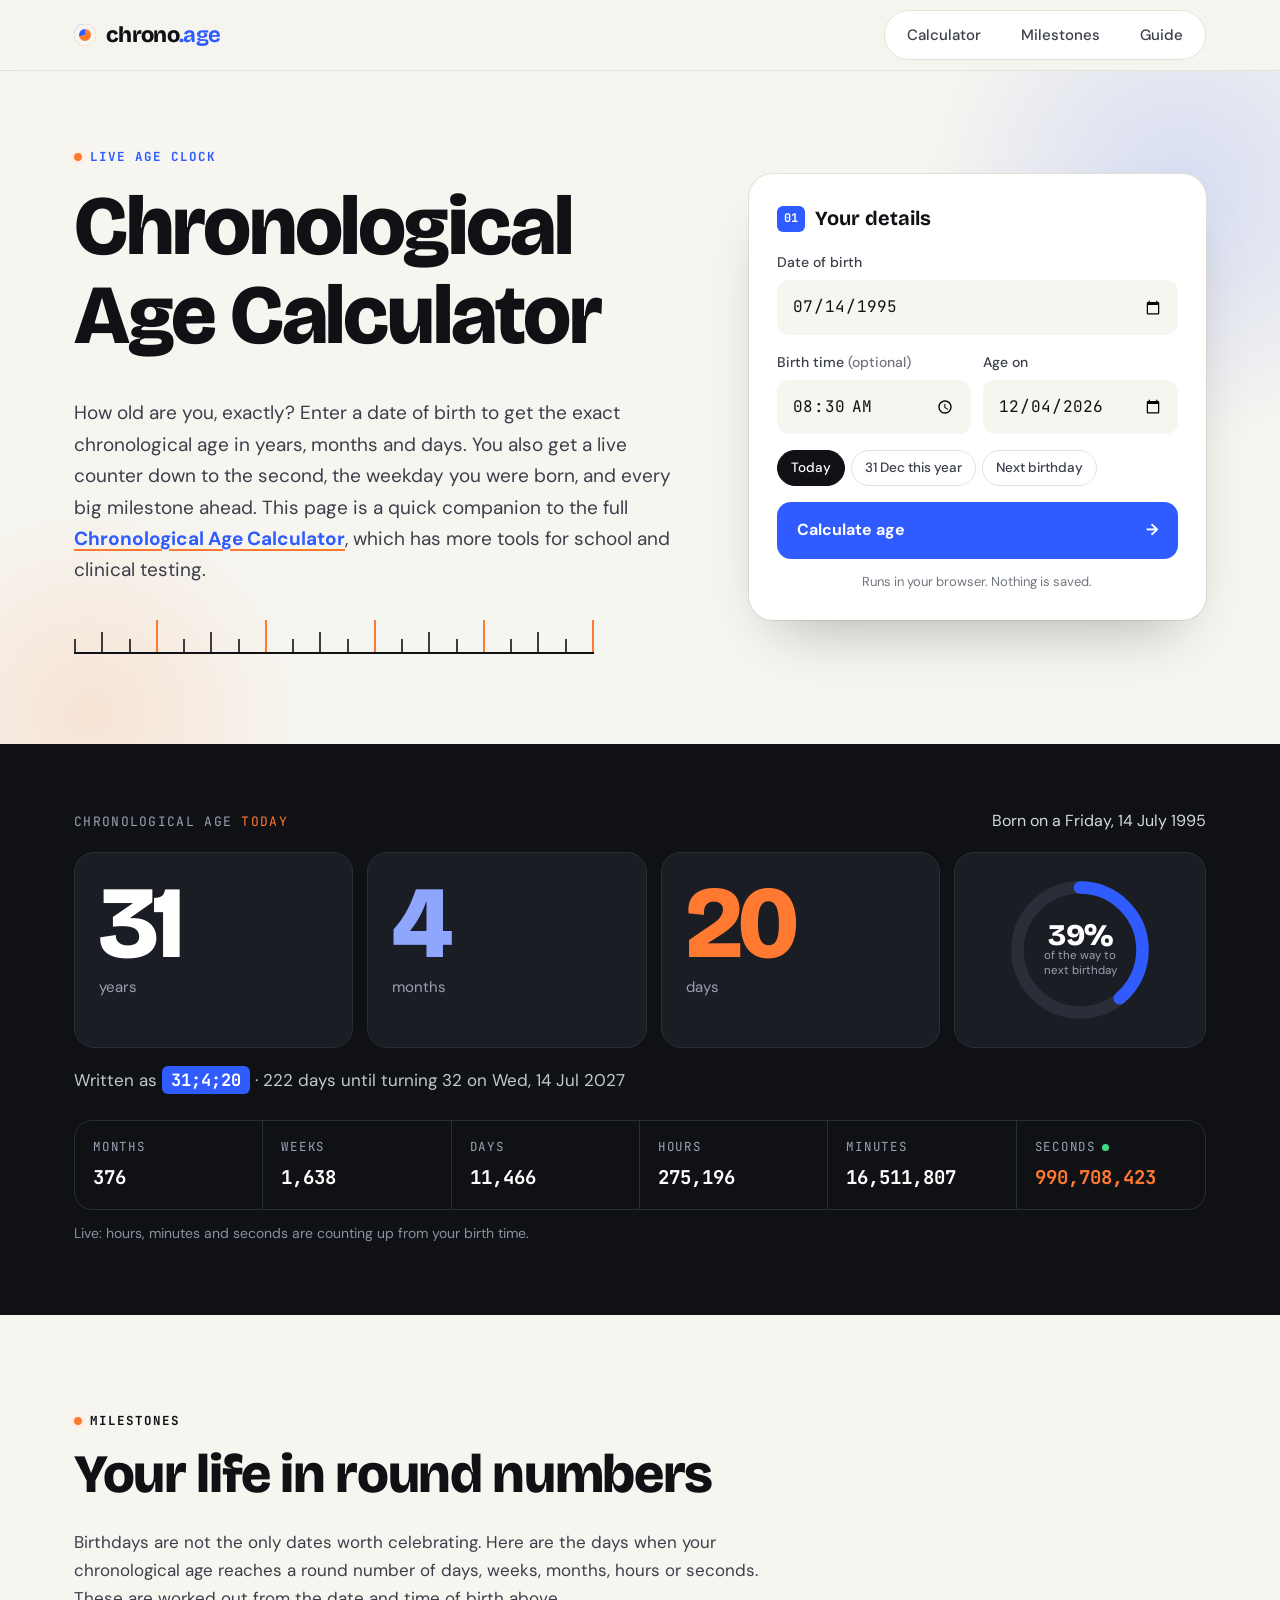
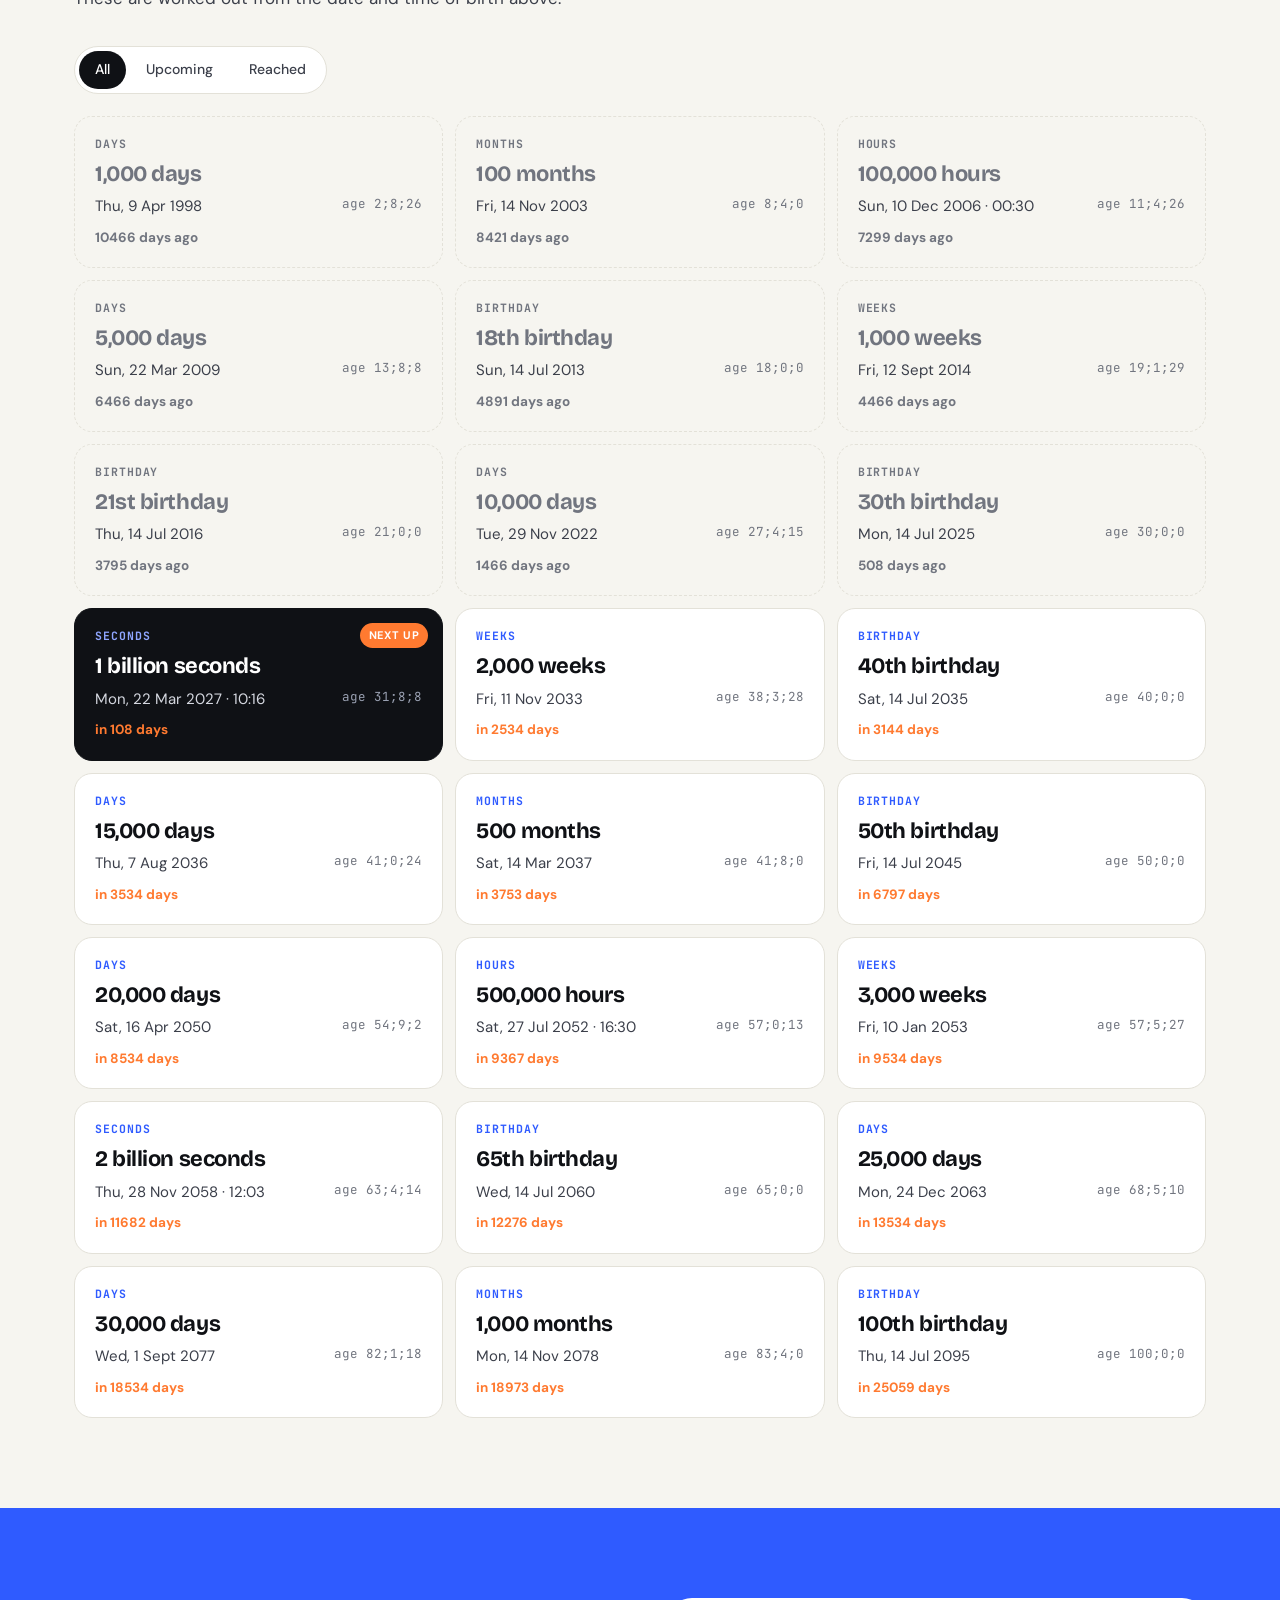
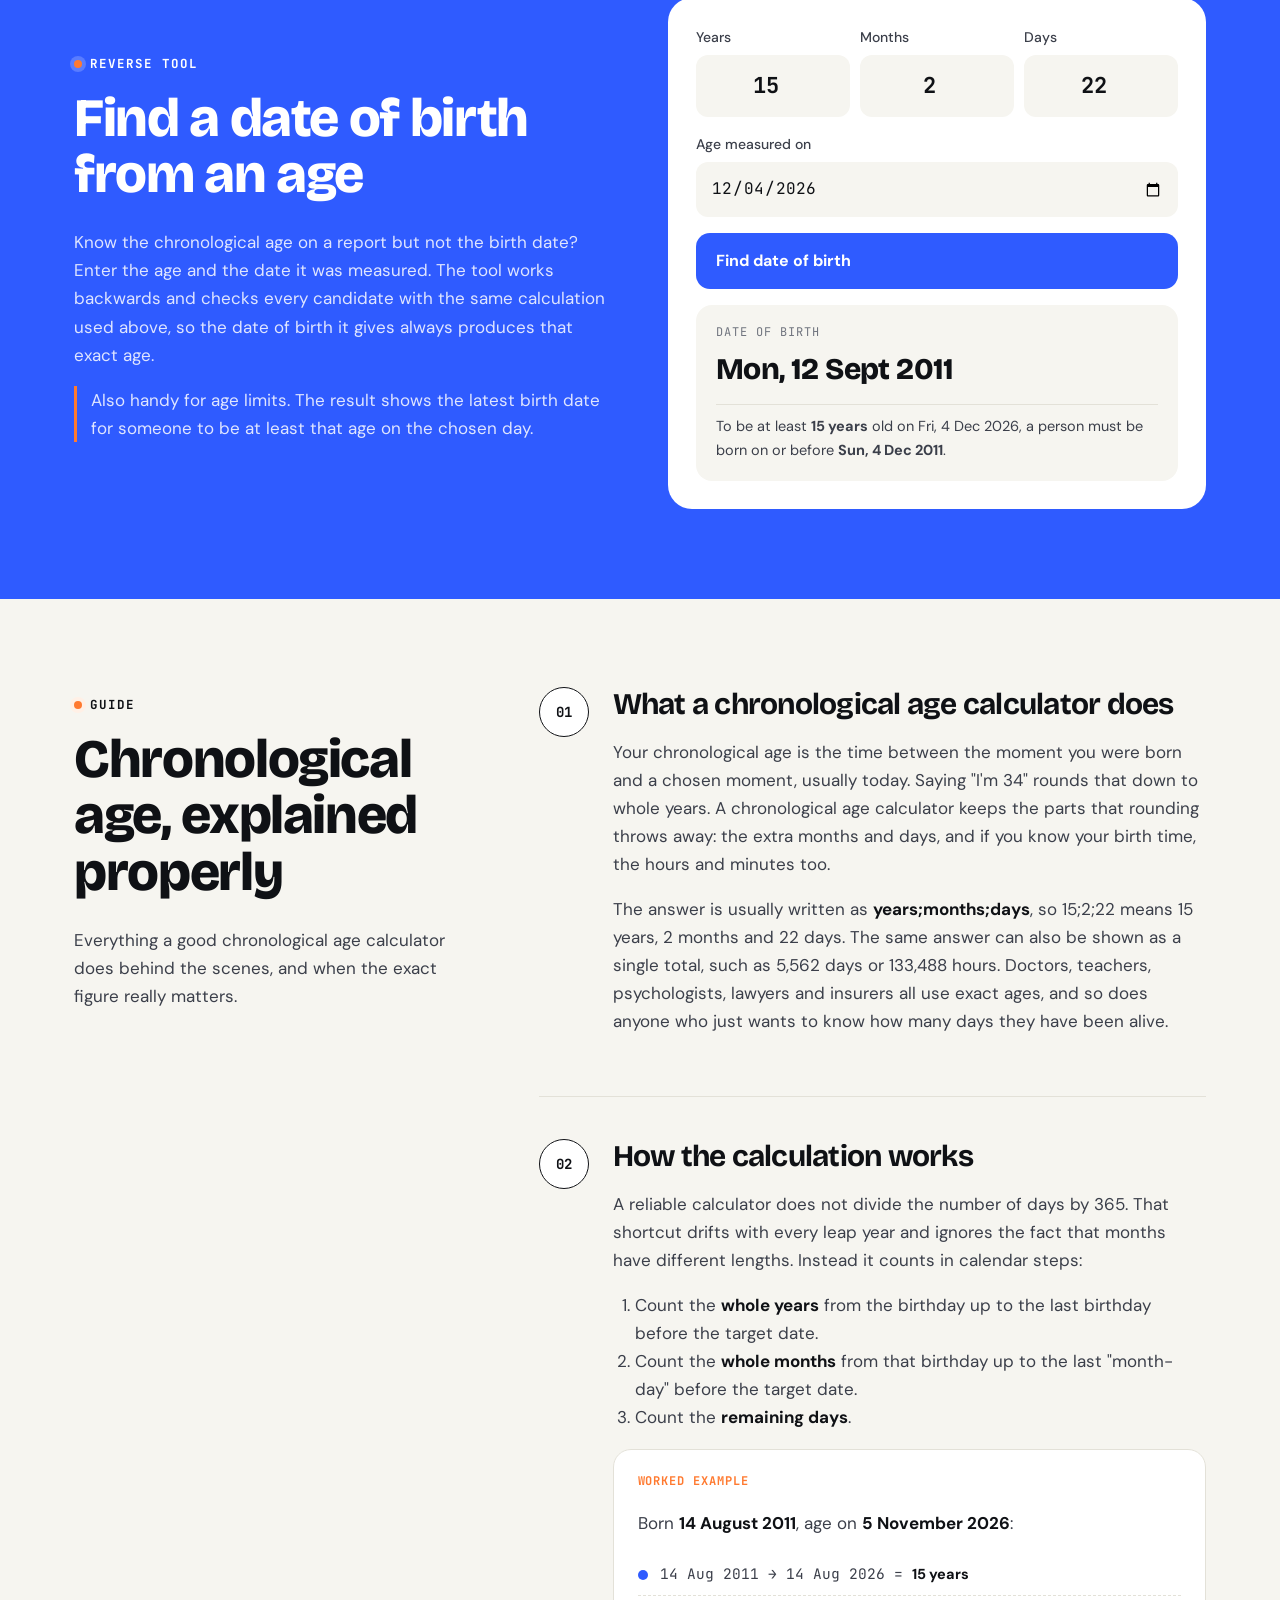
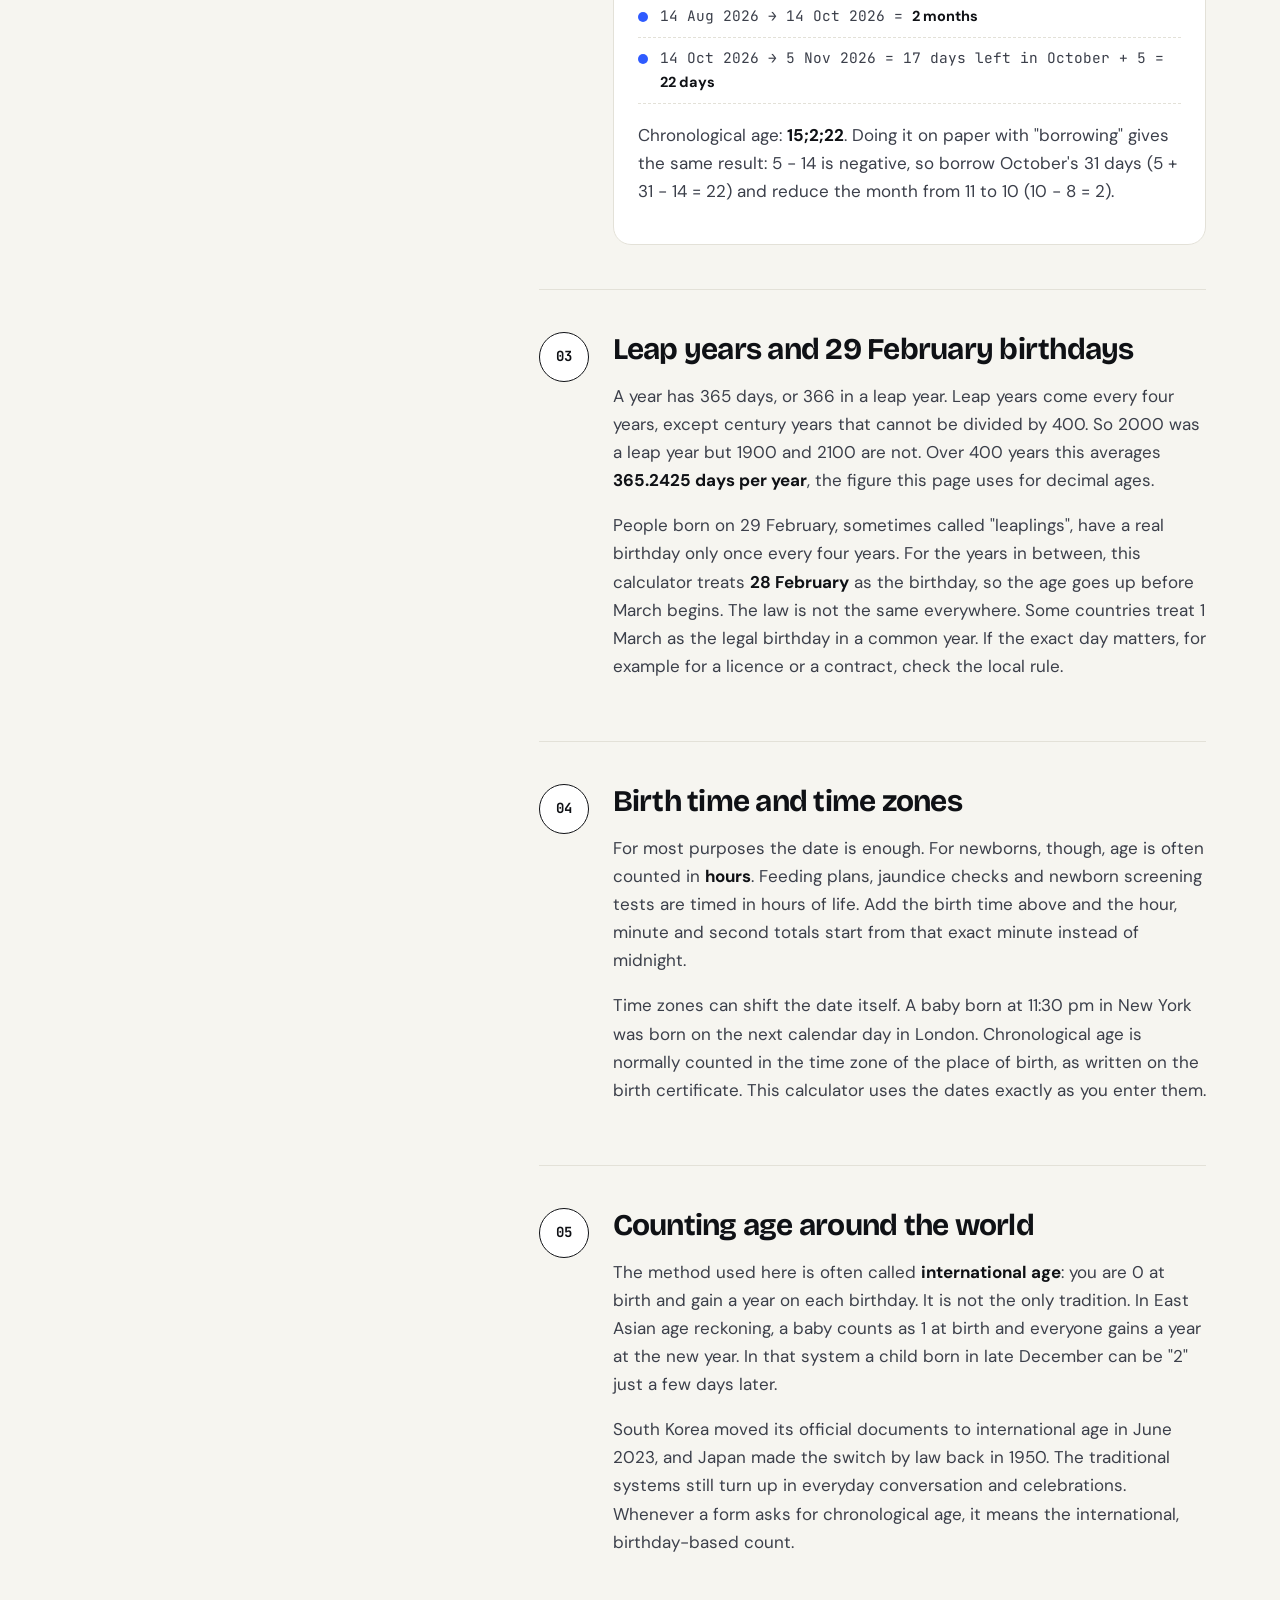
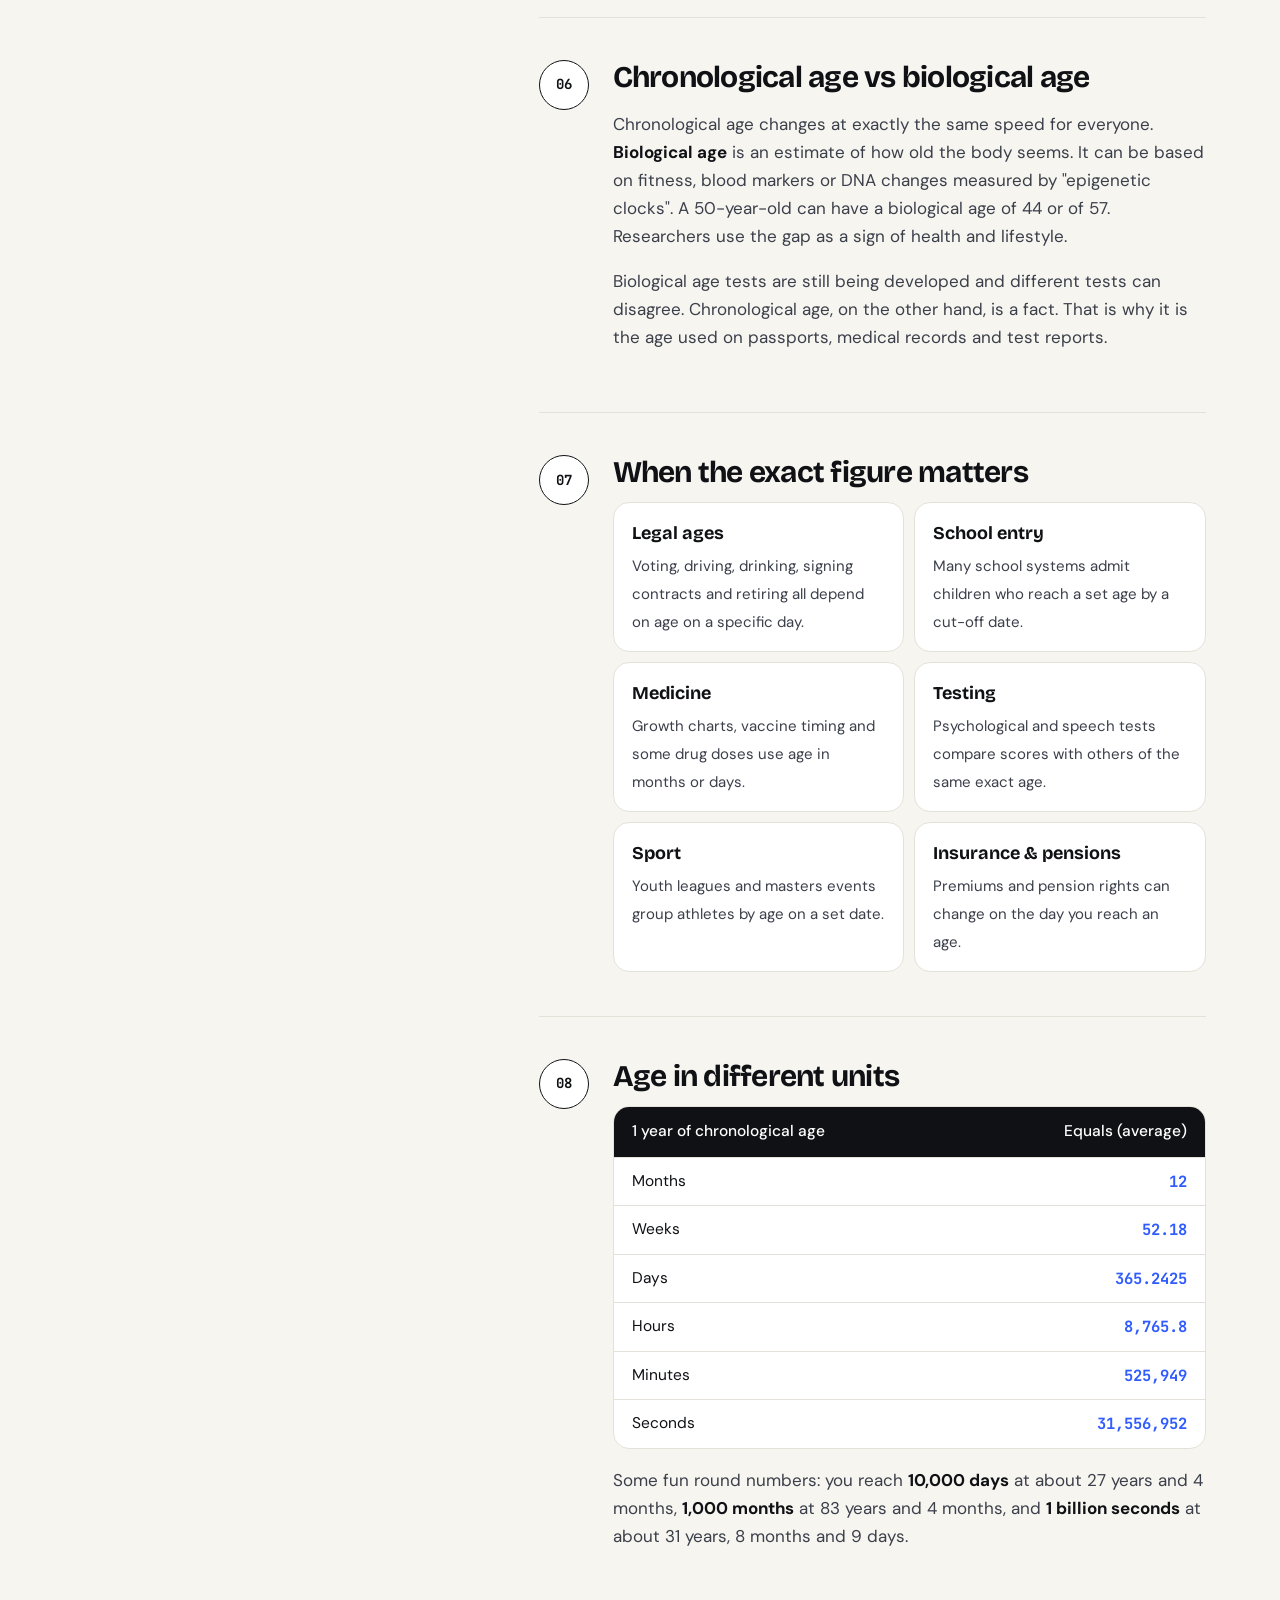
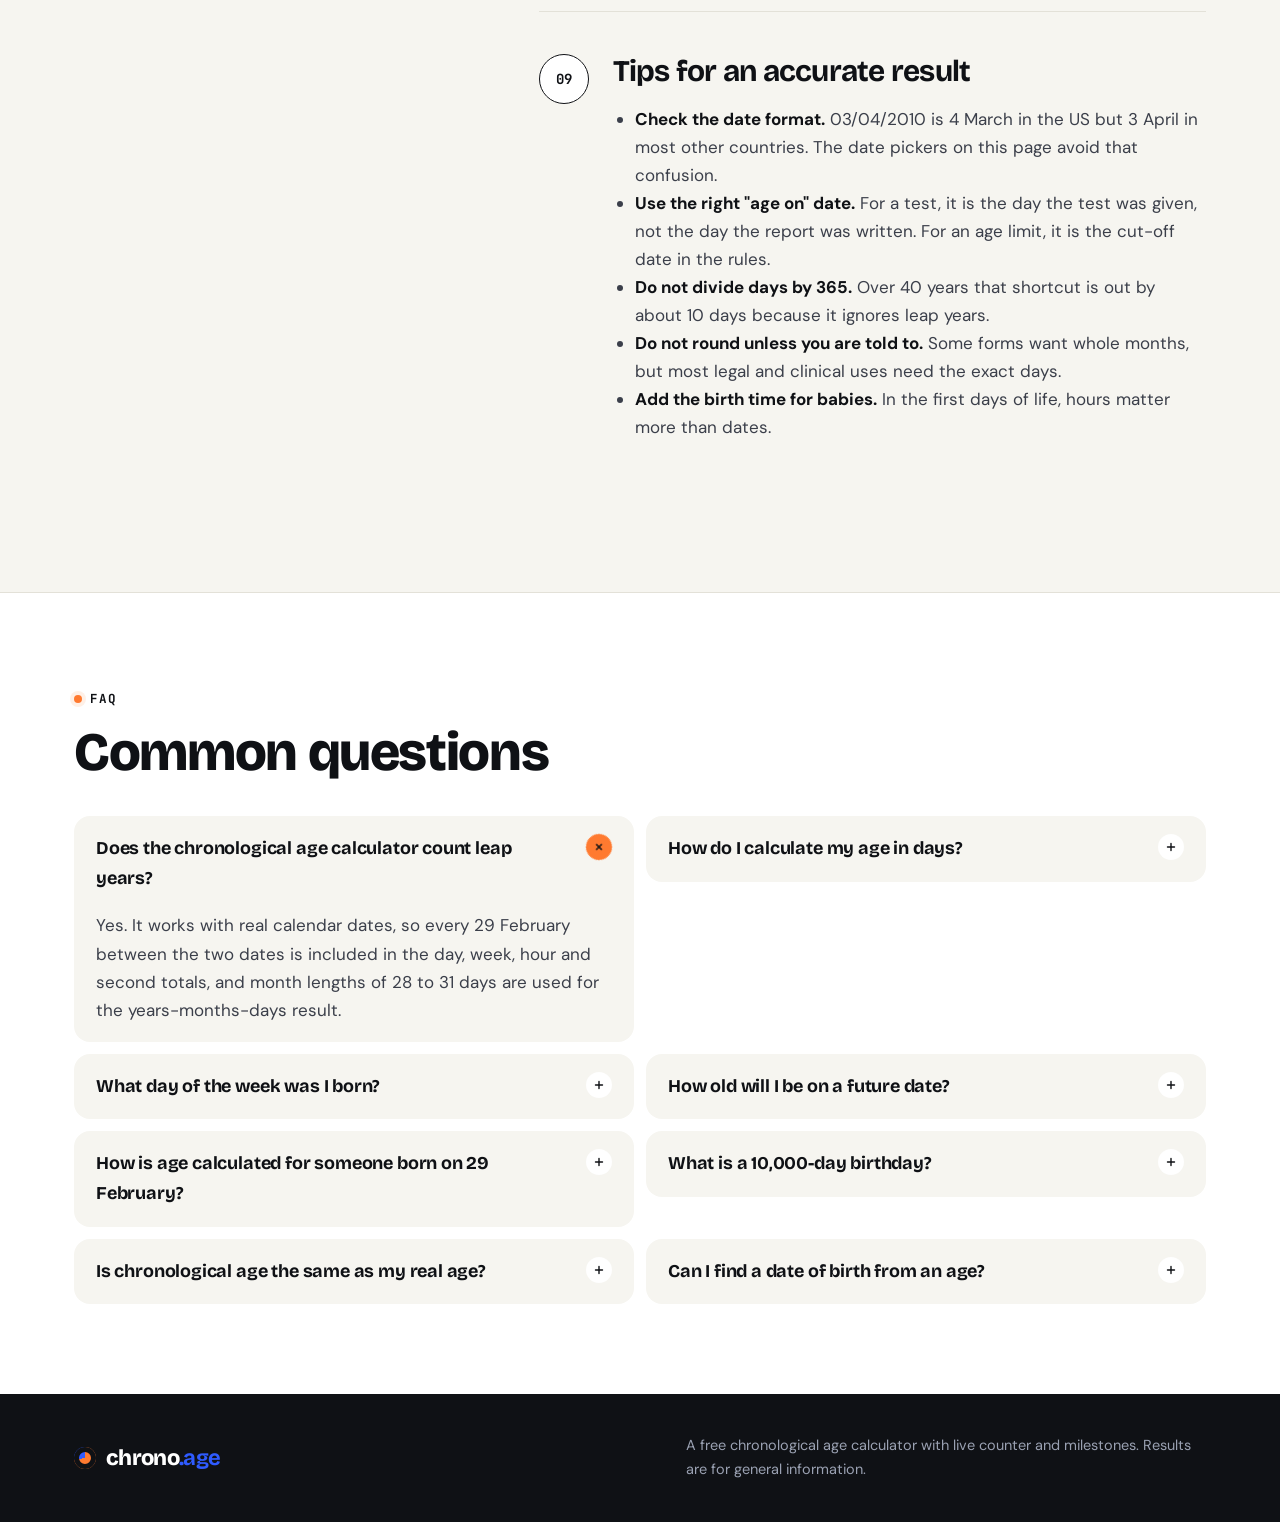
<file: index.html>
<!DOCTYPE html>
<html lang="en">
<head>
  <meta name="google-site-verification" content="TkbSGGRVkX1wBc_Svc6xwUKo7qBX7EtQFNJXwyuwG4o" />
<meta charset="UTF-8">
<meta name="viewport" content="width=device-width, initial-scale=1">
<title>Chronological Age Calculator – Exact Age, Live Counter &amp; Milestones</title>
<meta name="description" content="Chronological age calculator with exact years, months and days, a live seconds counter, the weekday you were born, your next birthday, 10,000-day and billion-second milestones, and a reverse date-of-birth finder.">
<meta name="robots" content="index, follow">
<meta property="og:title" content="Chronological Age Calculator – How Old Are You, Exactly?">
<meta property="og:description" content="Exact age in years, months, days, hours and seconds, plus your life milestones and a reverse age tool.">
<meta property="og:type" content="website">
<link rel="preconnect" href="https://fonts.googleapis.com">
<link rel="preconnect" href="https://fonts.gstatic.com" crossorigin>
<link href="https://fonts.googleapis.com/css2?family=Bricolage+Grotesque:opsz,wght@12..96,500;12..96,700;12..96,800&family=DM+Sans:wght@400;500;700&family=JetBrains+Mono:wght@500;700&display=swap" rel="stylesheet">
<link rel="stylesheet" href="style.css">
<script type="application/ld+json">
{"@context":"https://schema.org","@type":"WebApplication","name":"Chronological Age Calculator","applicationCategory":"UtilitiesApplication","operatingSystem":"Any","offers":{"@type":"Offer","price":"0","priceCurrency":"USD"},"description":"Calculates exact chronological age in years, months, days, hours and seconds, shows upcoming age milestones and finds a date of birth from a known age."}
</script>
<script type="application/ld+json">
{"@context":"https://schema.org","@type":"FAQPage","mainEntity":[
{"@type":"Question","name":"Does the chronological age calculator count leap years?","acceptedAnswer":{"@type":"Answer","text":"Yes. It works with real calendar dates, so every 29 February between the two dates is included in the day, week, hour and second totals, and month lengths of 28 to 31 days are used for the years-months-days result."}},
{"@type":"Question","name":"How do I calculate my age in days?","acceptedAnswer":{"@type":"Answer","text":"Enter your date of birth and the date you want. The calculator counts every calendar day between them. As a rough check, multiply your age in years by 365.25."}},
{"@type":"Question","name":"What day of the week was I born?","acceptedAnswer":{"@type":"Answer","text":"After you enter your date of birth, the result panel shows the weekday you were born on, for example 'born on a Tuesday'."}},
{"@type":"Question","name":"How old will I be on a future date?","acceptedAnswer":{"@type":"Answer","text":"Change the 'Age on' date to any future date. The calculator shows your exact age on that day."}},
{"@type":"Question","name":"How is age calculated for someone born on 29 February?","acceptedAnswer":{"@type":"Answer","text":"In leap years the birthday is 29 February. In other years this calculator treats 28 February as the birthday. Legal rules differ by country, and some use 1 March instead."}},
{"@type":"Question","name":"What is a 10,000-day birthday?","acceptedAnswer":{"@type":"Answer","text":"It is the day you have been alive for exactly 10,000 days, at about 27 years and 4 months old. The milestones section shows the exact date for you."}},
{"@type":"Question","name":"Is chronological age the same as my real age?","acceptedAnswer":{"@type":"Answer","text":"Yes. Chronological age is your real calendar age since birth. It is different from biological age, which estimates how old your body seems."}},
{"@type":"Question","name":"Can I find a date of birth from an age?","acceptedAnswer":{"@type":"Answer","text":"Yes. Use the reverse tool: enter an age in years, months and days and the date it was measured on, and it shows the matching date of birth."}}]}
</script>
</head>
<body>

<header class="bar">
  <div class="wrap bar-in">
    <a href="#" class="logo"><span class="logo-dot" aria-hidden="true"></span><span>chrono<b>.age</b></span></a>
    <button class="burger" aria-label="Open menu" aria-expanded="false"><i></i><i></i><i></i></button>
    <nav class="menu" aria-label="Main">
      <a href="#calculator">Calculator</a>
      <a href="#milestones">Milestones</a>
      <a href="#guide">Guide</a>
    </nav>
  </div>
</header>

<main>
<section class="hero" id="calculator">
  <div class="wrap hero-grid">
    <div class="hero-copy">
      <p class="tag"><span></span>Live age clock</p>
      <h1>Chronological Age Calculator</h1>
      <p class="intro">How old are you, exactly? Enter a date of birth to get the exact chronological age in years, months and days. You also get a live counter down to the second, the weekday you were born, and every big milestone ahead. This page is a quick companion to the full <a href="https://chronologicagecalc.com/">Chronological Age Calculator</a>, which has more tools for school and clinical testing.</p>
      <div class="ruler" aria-hidden="true">
        <span style="--h:40%"></span><span style="--h:60%"></span><span style="--h:40%"></span><span style="--h:100%"></span><span style="--h:40%"></span><span style="--h:60%"></span><span style="--h:40%"></span><span style="--h:100%"></span><span style="--h:40%"></span><span style="--h:60%"></span><span style="--h:40%"></span><span style="--h:100%"></span><span style="--h:40%"></span><span style="--h:60%"></span><span style="--h:40%"></span><span style="--h:100%"></span><span style="--h:40%"></span><span style="--h:60%"></span><span style="--h:40%"></span><span style="--h:100%"></span>
      </div>
    </div>

    <form class="card" id="form" onsubmit="return false" aria-label="Chronological age calculator">
      <div class="card-top"><span>01</span> Your details</div>
      <label class="fld">
        <span>Date of birth</span>
        <input type="date" id="dob" required>
      </label>
      <div class="two">
        <label class="fld">
          <span>Birth time <em>(optional)</em></span>
          <input type="time" id="tob">
        </label>
        <label class="fld">
          <span>Age on</span>
          <input type="date" id="on" required>
        </label>
      </div>
      <div class="chips">
        <button type="button" data-on="today" class="on">Today</button>
        <button type="button" data-on="eoy">31 Dec this year</button>
        <button type="button" data-on="next">Next birthday</button>
      </div>
      <button type="button" class="go" id="go">Calculate age <span aria-hidden="true">→</span></button>
      <p class="privacy">Runs in your browser. Nothing is saved.</p>
    </form>
  </div>
</section>

<section class="result" aria-live="polite">
  <div class="wrap">
    <p class="r-err" id="err" hidden></p>
    <div id="out">
      <div class="r-head">
        <p class="r-label">Chronological age <span id="rOnLabel"></span></p>
        <p class="r-born" id="born"></p>
      </div>
      <div class="ymd">
        <div><b id="y">0</b><span id="yl">years</span></div>
        <div><b id="m">0</b><span id="ml">months</span></div>
        <div><b id="d">0</b><span id="dl">days</span></div>
        <div class="ring-box">
          <svg viewBox="0 0 120 120" class="ring" aria-hidden="true">
            <circle cx="60" cy="60" r="50" class="ring-bg"/>
            <circle cx="60" cy="60" r="50" class="ring-fg" id="ringFg"/>
          </svg>
          <div class="ring-txt"><b id="ringPct">0%</b><span>of the way to next birthday</span></div>
        </div>
      </div>
      <p class="r-code">Written as <code id="code">0;0;0</code> · <span id="nextTxt"></span></p>

      <div class="live">
        <div><span>Months</span><b id="tMonths">0</b></div>
        <div><span>Weeks</span><b id="tWeeks">0</b></div>
        <div><span>Days</span><b id="tDays">0</b></div>
        <div><span>Hours</span><b id="tHours">0</b></div>
        <div><span>Minutes</span><b id="tMins">0</b></div>
        <div class="sec"><span>Seconds <i id="liveDot" class="dot"></i></span><b id="tSecs">0</b></div>
      </div>
      <p class="live-note" id="liveNote"></p>
    </div>
  </div>
</section>

<section class="block" id="milestones">
  <div class="wrap">
    <div class="block-head">
      <p class="tag dark"><span></span>Milestones</p>
      <h2>Your life in round numbers</h2>
      <p>Birthdays are not the only dates worth celebrating. Here are the days when your chronological age reaches a round number of days, weeks, months, hours or seconds. These are worked out from the date and time of birth above.</p>
    </div>
    <div class="ms-filter" role="tablist" aria-label="Filter milestones">
      <button type="button" data-f="all" class="on">All</button>
      <button type="button" data-f="next">Upcoming</button>
      <button type="button" data-f="past">Reached</button>
    </div>
    <ol class="ms" id="ms"></ol>
  </div>
</section>

<section class="block reverse-sec">
  <div class="wrap rev-grid">
    <div>
      <p class="tag"><span></span>Reverse tool</p>
      <h2>Find a date of birth from an age</h2>
      <p>Know the chronological age on a report but not the birth date? Enter the age and the date it was measured. The tool works backwards and checks every candidate with the same calculation used above, so the date of birth it gives always produces that exact age.</p>
      <p class="rev-tip">Also handy for age limits. The result shows the latest birth date for someone to be at least that age on the chosen day.</p>
    </div>
    <div class="rev-card">
      <div class="rev-age">
        <label><span>Years</span><input type="number" id="rY" min="0" max="130" value="15"></label>
        <label><span>Months</span><input type="number" id="rM" min="0" max="11" value="2"></label>
        <label><span>Days</span><input type="number" id="rD" min="0" max="31" value="22"></label>
      </div>
      <label class="fld"><span>Age measured on</span><input type="date" id="rOn"></label>
      <button type="button" class="go" id="rGo">Find date of birth</button>
      <div class="rev-out" id="rOut" aria-live="polite"></div>
    </div>
  </div>
</section>

<section class="block guide" id="guide">
  <div class="wrap guide-grid">
    <div class="g-side">
      <p class="tag dark"><span></span>Guide</p>
      <h2>Chronological age, explained properly</h2>
      <p>Everything a good chronological age calculator does behind the scenes, and when the exact figure really matters.</p>
    </div>
    <div class="g-main">
      <article class="chap">
        <span class="num">01</span>
        <h3>What a chronological age calculator does</h3>
        <p>Your chronological age is the time between the moment you were born and a chosen moment, usually today. Saying "I'm 34" rounds that down to whole years. A chronological age calculator keeps the parts that rounding throws away: the extra months and days, and if you know your birth time, the hours and minutes too.</p>
        <p>The answer is usually written as <b>years;months;days</b>, so 15;2;22 means 15 years, 2 months and 22 days. The same answer can also be shown as a single total, such as 5,562 days or 133,488 hours. Doctors, teachers, psychologists, lawyers and insurers all use exact ages, and so does anyone who just wants to know how many days they have been alive.</p>
      </article>

      <article class="chap">
        <span class="num">02</span>
        <h3>How the calculation works</h3>
        <p>A reliable calculator does not divide the number of days by 365. That shortcut drifts with every leap year and ignores the fact that months have different lengths. Instead it counts in calendar steps:</p>
        <ol>
          <li>Count the <b>whole years</b> from the birthday up to the last birthday before the target date.</li>
          <li>Count the <b>whole months</b> from that birthday up to the last "month-day" before the target date.</li>
          <li>Count the <b>remaining days</b>.</li>
        </ol>
        <div class="worked">
          <p class="w-title">Worked example</p>
          <p>Born <b>14 August 2011</b>, age on <b>5 November 2026</b>:</p>
          <ul>
            <li>14 Aug 2011 → 14 Aug 2026 = <b>15 years</b></li>
            <li>14 Aug 2026 → 14 Oct 2026 = <b>2 months</b></li>
            <li>14 Oct 2026 → 5 Nov 2026 = 17 days left in October + 5 = <b>22 days</b></li>
          </ul>
          <p>Chronological age: <b>15;2;22</b>. Doing it on paper with "borrowing" gives the same result: 5 − 14 is negative, so borrow October's 31 days (5 + 31 − 14 = 22) and reduce the month from 11 to 10 (10 − 8 = 2).</p>
        </div>
      </article>

      <article class="chap">
        <span class="num">03</span>
        <h3>Leap years and 29 February birthdays</h3>
        <p>A year has 365 days, or 366 in a leap year. Leap years come every four years, except century years that cannot be divided by 400. So 2000 was a leap year but 1900 and 2100 are not. Over 400 years this averages <b>365.2425 days per year</b>, the figure this page uses for decimal ages.</p>
        <p>People born on 29 February, sometimes called "leaplings", have a real birthday only once every four years. For the years in between, this calculator treats <b>28 February</b> as the birthday, so the age goes up before March begins. The law is not the same everywhere. Some countries treat 1 March as the legal birthday in a common year. If the exact day matters, for example for a licence or a contract, check the local rule.</p>
      </article>

      <article class="chap">
        <span class="num">04</span>
        <h3>Birth time and time zones</h3>
        <p>For most purposes the date is enough. For newborns, though, age is often counted in <b>hours</b>. Feeding plans, jaundice checks and newborn screening tests are timed in hours of life. Add the birth time above and the hour, minute and second totals start from that exact minute instead of midnight.</p>
        <p>Time zones can shift the date itself. A baby born at 11:30 pm in New York was born on the next calendar day in London. Chronological age is normally counted in the time zone of the place of birth, as written on the birth certificate. This calculator uses the dates exactly as you enter them.</p>
      </article>

      <article class="chap">
        <span class="num">05</span>
        <h3>Counting age around the world</h3>
        <p>The method used here is often called <b>international age</b>: you are 0 at birth and gain a year on each birthday. It is not the only tradition. In East Asian age reckoning, a baby counts as 1 at birth and everyone gains a year at the new year. In that system a child born in late December can be "2" just a few days later.</p>
        <p>South Korea moved its official documents to international age in June 2023, and Japan made the switch by law back in 1950. The traditional systems still turn up in everyday conversation and celebrations. Whenever a form asks for chronological age, it means the international, birthday-based count.</p>
      </article>

      <article class="chap">
        <span class="num">06</span>
        <h3>Chronological age vs biological age</h3>
        <p>Chronological age changes at exactly the same speed for everyone. <b>Biological age</b> is an estimate of how old the body seems. It can be based on fitness, blood markers or DNA changes measured by "epigenetic clocks". A 50-year-old can have a biological age of 44 or of 57. Researchers use the gap as a sign of health and lifestyle.</p>
        <p>Biological age tests are still being developed and different tests can disagree. Chronological age, on the other hand, is a fact. That is why it is the age used on passports, medical records and test reports.</p>
      </article>

      <article class="chap">
        <span class="num">07</span>
        <h3>When the exact figure matters</h3>
        <div class="tiles">
          <div><b>Legal ages</b><span>Voting, driving, drinking, signing contracts and retiring all depend on age on a specific day.</span></div>
          <div><b>School entry</b><span>Many school systems admit children who reach a set age by a cut-off date.</span></div>
          <div><b>Medicine</b><span>Growth charts, vaccine timing and some drug doses use age in months or days.</span></div>
          <div><b>Testing</b><span>Psychological and speech tests compare scores with others of the same exact age.</span></div>
          <div><b>Sport</b><span>Youth leagues and masters events group athletes by age on a set date.</span></div>
          <div><b>Insurance &amp; pensions</b><span>Premiums and pension rights can change on the day you reach an age.</span></div>
        </div>
      </article>

      <article class="chap">
        <span class="num">08</span>
        <h3>Age in different units</h3>
        <table class="units">
          <thead><tr><th>1 year of chronological age</th><th>Equals (average)</th></tr></thead>
          <tbody>
            <tr><td>Months</td><td>12</td></tr>
            <tr><td>Weeks</td><td>52.18</td></tr>
            <tr><td>Days</td><td>365.2425</td></tr>
            <tr><td>Hours</td><td>8,765.8</td></tr>
            <tr><td>Minutes</td><td>525,949</td></tr>
            <tr><td>Seconds</td><td>31,556,952</td></tr>
          </tbody>
        </table>
        <p>Some fun round numbers: you reach <b>10,000 days</b> at about 27 years and 4 months, <b>1,000 months</b> at 83 years and 4 months, and <b>1 billion seconds</b> at about 31 years, 8 months and 9 days.</p>
      </article>
      <article class="chap">
        <span class="num">09</span>
        <h3>Tips for an accurate result</h3>
        <ul>
          <li><b>Check the date format.</b> 03/04/2010 is 4 March in the US but 3 April in most other countries. The date pickers on this page avoid that confusion.</li>
          <li><b>Use the right "age on" date.</b> For a test, it is the day the test was given, not the day the report was written. For an age limit, it is the cut-off date in the rules.</li>
          <li><b>Do not divide days by 365.</b> Over 40 years that shortcut is out by about 10 days because it ignores leap years.</li>
          <li><b>Do not round unless you are told to.</b> Some forms want whole months, but most legal and clinical uses need the exact days.</li>
          <li><b>Add the birth time for babies.</b> In the first days of life, hours matter more than dates.</li>
        </ul>
      </article>
    </div>
  </div>
</section>

<section class="block faq-sec">
  <div class="wrap">
    <div class="block-head">
      <p class="tag dark"><span></span>FAQ</p>
      <h2>Common questions</h2>
    </div>
    <div class="faq">
      <details open><summary>Does the chronological age calculator count leap years?</summary><p>Yes. It works with real calendar dates, so every 29 February between the two dates is included in the day, week, hour and second totals, and month lengths of 28 to 31 days are used for the years-months-days result.</p></details>
      <details><summary>How do I calculate my age in days?</summary><p>Enter your date of birth and the date you want. The calculator counts every calendar day between them. As a rough check, multiply your age in years by 365.25.</p></details>
      <details><summary>What day of the week was I born?</summary><p>After you enter your date of birth, the result panel shows the weekday you were born on, for example "born on a Tuesday".</p></details>
      <details><summary>How old will I be on a future date?</summary><p>Change the "Age on" date to any future date. The calculator shows your exact age on that day.</p></details>
      <details><summary>How is age calculated for someone born on 29 February?</summary><p>In leap years the birthday is 29 February. In other years this calculator treats 28 February as the birthday. Legal rules differ by country, and some use 1 March instead.</p></details>
      <details><summary>What is a 10,000-day birthday?</summary><p>It is the day you have been alive for exactly 10,000 days, at about 27 years and 4 months old. The milestones section shows the exact date for you.</p></details>
      <details><summary>Is chronological age the same as my real age?</summary><p>Yes. Chronological age is your real calendar age since birth. It is different from biological age, which estimates how old your body seems.</p></details>
      <details><summary>Can I find a date of birth from an age?</summary><p>Yes. Use the reverse tool: enter an age in years, months and days and the date it was measured on, and it shows the matching date of birth.</p></details>
    </div>
  </div>
</section>
</main>

<footer class="foot">
  <div class="wrap foot-in">
    <a href="#" class="logo light"><span class="logo-dot" aria-hidden="true"></span><span>chrono<b>.age</b></span></a>
    <p>A free chronological age calculator with live counter and milestones. Results are for general information.</p>
  </div>
</footer>

<script>
(function(){
  var $=function(id){return document.getElementById(id);};
  var MON=['January','February','March','April','May','June','July','August','September','October','November','December'];
  var DAYS=['Sunday','Monday','Tuesday','Wednesday','Thursday','Friday','Saturday'];
  function dim(y,m){ return new Date(Date.UTC(y,m,0)).getUTCDate(); } /* m 1..12 */
  function pad(n){ return (n<10?'0':'')+n; }
  function iso(o){ return o.y+'-'+pad(o.m)+'-'+pad(o.d); }
  function parse(s){ var r=/^(\d{4})-(\d{2})-(\d{2})$/.exec(s||''); if(!r) return null; var o={y:+r[1],m:+r[2],d:+r[3]}; if(o.m<1||o.m>12||o.d<1||o.d>dim(o.y,o.m)) return null; return o; }
  function utc(o){ return Date.UTC(o.y,o.m-1,o.d); }
  function fromUtc(ms){ var x=new Date(ms); return {y:x.getUTCFullYear(),m:x.getUTCMonth()+1,d:x.getUTCDate()}; }
  function addDays(o,n){ return fromUtc(utc(o)+n*864e5); }
  function today(){ var t=new Date(); return {y:t.getFullYear(),m:t.getMonth()+1,d:t.getDate()}; }
  function same(a,b){ return a.y===b.y&&a.m===b.m&&a.d===b.d; }
  function fmt(o){ return new Date(utc(o)).toLocaleDateString('en-GB',{timeZone:'UTC',weekday:'short',day:'numeric',month:'short',year:'numeric'}); }
  function n(x){ return Math.floor(x).toLocaleString('en-US'); }
  function pl(v,w){ return v+' '+w+(v===1?'':'s'); }

  /* calendar age, borrowing real month lengths (double borrow for month-end birthdays) */
  function age(b,t){
    if(b.m===2&&b.d===29&&dim(t.y,2)===28) b={y:b.y,m:2,d:28}; /* leapling: 28 Feb counts as birthday in common years */
    var y=t.y-b.y, m=t.m-b.m, d=t.d-b.d;
    if(d<0){
      var pm=t.m-1, py=t.y; if(pm<1){pm=12;py--;}
      d+=dim(py,pm); m--;
      if(d<0){ var p2=pm-1, y2=py; if(p2<1){p2=12;y2--;} d+=dim(y2,p2); m--; }
    }
    if(m<0){ m+=12; y--; }
    return {y:y,m:m,d:d};
  }
  function bdayIn(b,year){ return {y:year,m:b.m,d:Math.min(b.d,dim(year,b.m))}; } /* Feb 29 -> Feb 28 */
  function nextBday(b,t){ var c=bdayIn(b,t.y); if(utc(c)<=utc(t)) c=bdayIn(b,t.y+1); return c; }
  function lastBday(b,t){ var c=bdayIn(b,t.y); if(utc(c)>utc(t)) c=bdayIn(b,t.y-1); return c; }
  function birthMoment(b){
    var tm=$('tob').value, hh=0, mm=0;
    if(/^\d{2}:\d{2}/.test(tm)){ hh=+tm.slice(0,2); mm=+tm.slice(3,5); }
    return new Date(b.y,b.m-1,b.d,hh,mm,0,0);
  }

  var state=null, timer=null;
  function calc(){
    var b=parse($('dob').value), t=parse($('on').value);
    clearInterval(timer);
    if(!b||!t){ fail('Enter a date of birth and the date to calculate the age on.'); return; }
    if(utc(b)>utc(t)){ fail('The date of birth is after the "Age on" date. Please check both dates.'); return; }
    $('err').hidden=true; $('out').hidden=false;
    var a=age(b,t), isToday=same(t,today());
    state={b:b,t:t,a:a,isToday:isToday};
    $('y').textContent=a.y; $('m').textContent=a.m; $('d').textContent=a.d;
    $('yl').textContent=a.y===1?'year':'years'; $('ml').textContent=a.m===1?'month':'months'; $('dl').textContent=a.d===1?'day':'days';
    $('code').textContent=a.y+';'+a.m+';'+a.d;
    $('rOnLabel').textContent=isToday?'today':'on '+fmt(t);
    $('born').textContent='Born on a '+DAYS[new Date(utc(b)).getUTCDay()]+', '+b.d+' '+MON[b.m-1]+' '+b.y;
    var nb=nextBday(b,t), lb=lastBday(b,t), left=Math.round((utc(nb)-utc(t))/864e5), span=Math.round((utc(nb)-utc(lb))/864e5);
    var pct=same(lb,t)?0:Math.round((1-left/span)*100);
    $('ringPct').textContent=pct+'%';
    var C=2*Math.PI*50; $('ringFg').style.strokeDasharray=C; $('ringFg').style.strokeDashoffset=C*(1-pct/100);
    var turning=nb.y-b.y;
    $('nextTxt').textContent=(same(lb,t)&&utc(t)>utc(b)?'🎉 Happy birthday! ':'')+pl(left,'day')+' until turning '+turning+' on '+fmt(nb)+(b.m===2&&b.d===29&&nb.d===28?' (28 Feb in a common year)':'');
    var days=Math.round((utc(t)-utc(b))/864e5);
    $('tMonths').textContent=n(a.y*12+a.m);
    $('tWeeks').textContent=n(days/7);
    $('tDays').textContent=n(days);
    tick();
    if(isToday){ timer=setInterval(tick,1000); $('liveDot').classList.add('on'); $('liveNote').textContent='Live: hours, minutes and seconds are counting up from '+($('tob').value?'your birth time':'midnight on your birth date (add a birth time for more precision)')+'.'; }
    else { $('liveDot').classList.remove('on'); $('liveNote').textContent='Totals are counted to '+($('tob').value?$('tob').value:'00:00')+' on '+fmt(t)+'. Set "Age on" to today to start the live counter.'; }
    renderMilestones();
  }
  function tick(){
    if(!state) return;
    var bm=birthMoment(state.b), end;
    if(state.isToday) end=new Date();
    else end=new Date(state.t.y,state.t.m-1,state.t.d,bm.getHours(),bm.getMinutes());
    var s=Math.max(0,(end-bm)/1000);
    $('tHours').textContent=n(s/3600); $('tMins').textContent=n(s/60); $('tSecs').textContent=n(s);
  }
  function fail(msg){ $('err').textContent=msg; $('err').hidden=false; $('out').hidden=true; state=null; $('ms').innerHTML=''; }

  /* milestones */
  var filter='all';
  function renderMilestones(){
    var list=$('ms'); list.innerHTML=''; if(!state) return;
    var b=state.b, bm=birthMoment(b), now=today(), items=[];
    [1000,5000,10000,15000,20000,25000,30000].forEach(function(v){ items.push({label:n(v)+' days',d:addDays(b,v),k:'Days'}); });
    [1000,2000,3000].forEach(function(v){ items.push({label:n(v)+' weeks',d:addDays(b,v*7),k:'Weeks'}); });
    [100,500,1000].forEach(function(v){ var t=b.y*12+(b.m-1)+v, y=Math.floor(t/12), m=t-y*12+1; items.push({label:n(v)+' months',d:{y:y,m:m,d:Math.min(b.d,dim(y,m))},k:'Months'}); });
    [[1e5,'100,000 hours'],[5e5,'500,000 hours']].forEach(function(p){ var x=new Date(bm.getTime()+p[0]*3600e3); items.push({label:p[1],d:{y:x.getFullYear(),m:x.getMonth()+1,d:x.getDate()},k:'Hours',time:x}); });
    [[1e9,'1 billion seconds'],[2e9,'2 billion seconds']].forEach(function(p){ var x=new Date(bm.getTime()+p[0]*1000); items.push({label:p[1],d:{y:x.getFullYear(),m:x.getMonth()+1,d:x.getDate()},k:'Seconds',time:x}); });
    [18,21,30,40,50,65,100].forEach(function(v){ items.push({label:v+(v===21?'st':'th')+' birthday',d:bdayIn(b,b.y+v),k:'Birthday'}); });
    items.sort(function(p,q){ return utc(p.d)-utc(q.d) || (p.k<q.k?-1:1); });
    var nextFound=false;
    items.forEach(function(it){
      var diff=Math.round((utc(it.d)-utc(now))/864e5), past=diff<0, isNext=!past&&!nextFound;
      if(isNext) nextFound=true;
      if(filter==='next'&&past) return; if(filter==='past'&&!past) return;
      var li=document.createElement('li'); li.className=(past?'past':'up')+(isNext?' next':'');
      var when=diff===0?'Today!':past?pl(-diff,'day')+' ago':'in '+pl(diff,'day');
      var t=it.time?' · '+pad(it.time.getHours())+':'+pad(it.time.getMinutes()):'';
      var ag=age(b,it.d);
      li.innerHTML='<span class="ms-k">'+it.k+'</span><b class="ms-l">'+it.label+'</b><span class="ms-d">'+fmt(it.d)+t+'</span><span class="ms-a">age '+ag.y+';'+ag.m+';'+ag.d+'</span><span class="ms-w">'+when+'</span>';
      list.appendChild(li);
    });
    if(!list.children.length){ var li=document.createElement('li'); li.className='empty'; li.textContent='No milestones in this view.'; list.appendChild(li); }
  }
  document.querySelectorAll('.ms-filter button').forEach(function(bt){
    bt.addEventListener('click',function(){ document.querySelectorAll('.ms-filter button').forEach(function(x){x.classList.remove('on');}); bt.classList.add('on'); filter=bt.getAttribute('data-f'); renderMilestones(); });
  });

  /* inputs */
  ['dob','tob','on'].forEach(function(id){ $(id).addEventListener('change',calc); $(id).addEventListener('input',calc); });
  $('go').addEventListener('click',function(){ calc(); document.querySelector('.result').scrollIntoView({behavior:'smooth',block:'start'}); });
  document.querySelectorAll('[data-on]').forEach(function(bt){
    bt.addEventListener('click',function(){
      var k=bt.getAttribute('data-on'), t=today(), b=parse($('dob').value);
      if(k==='eoy') t={y:t.y,m:12,d:31};
      if(k==='next'&&b) t=nextBday(b,t);
      $('on').value=iso(t);
      document.querySelectorAll('[data-on]').forEach(function(x){x.classList.remove('on');}); bt.classList.add('on');
      calc();
    });
  });
  $('on').addEventListener('change',function(){ document.querySelectorAll('[data-on]').forEach(function(x){x.classList.remove('on');}); if($('on').value===iso(today())) document.querySelector('[data-on=today]').classList.add('on'); });

  /* reverse */
  function reverse(){
    var Y=parseInt($('rY').value,10), M=parseInt($('rM').value,10), D=parseInt($('rD').value,10), t=parse($('rOn').value), out=$('rOut');
    if(isNaN(Y)||isNaN(M)||isNaN(D)||!t||Y<0||M<0||M>11||D<0||D>31){ out.innerHTML='<p class="rev-bad">Enter years (0+), months (0–11), days (0–31) and a date.</p>'; return; }
    var tt=t.y*12+(t.m-1)-(Y*12+M), ay=Math.floor(tt/12), am=tt-ay*12+1;
    var approx={y:ay,m:am,d:Math.min(t.d,dim(ay,am))}; approx=addDays(approx,-D);
    var hits=[];
    for(var i=-12;i<=12;i++){ var c=addDays(approx,i); if(utc(c)>utc(t)) continue; var a=age(c,t); if(a.y===Y&&a.m===M&&a.d===D) hits.push(c); }
    var latest=bdayIn({y:t.y-Y,m:t.m,d:t.d},t.y-Y);
    var minAgeLine='<p class="rev-limit">To be at least <b>'+pl(Y,'year')+'</b> old on '+fmt(t)+', a person must be born on or before <b>'+fmt(latest)+'</b>.</p>';
    if(!hits.length){ out.innerHTML='<p class="rev-bad">No calendar date gives exactly '+Y+';'+M+';'+D+' on that day. This can happen near the end of a month. Try one day more or less.</p>'+minAgeLine; return; }
    out.innerHTML='<p class="rev-lbl">Date of birth</p><p class="rev-big">'+hits.map(fmt).join('<br><small>or</small> ')+'</p>'+(hits.length>1?'<p class="rev-note">Several birth dates give the same age because of month-end borrowing.</p>':'')+minAgeLine;
  }
  $('rGo').addEventListener('click',reverse);
  ['rY','rM','rD','rOn'].forEach(function(id){ $(id).addEventListener('change',reverse); });

  /* menu */
  var burger=document.querySelector('.burger'), menu=document.querySelector('.menu');
  burger.addEventListener('click',function(){ var o=menu.classList.toggle('open'); burger.setAttribute('aria-expanded',o); });
  menu.querySelectorAll('a').forEach(function(a){ a.addEventListener('click',function(){ menu.classList.remove('open'); burger.setAttribute('aria-expanded','false'); }); });

  /* init */
  var t0=today();
  $('on').value=iso(t0); $('rOn').value=iso(t0);
  $('dob').value='1995-07-14'; $('tob').value='08:30';
  calc(); reverse();
})();
</script>
</body>
</html>
</file>
<file: style.css>
:root{
  --bg:#f6f5f0;
  --white:#ffffff;
  --ink:#0f1115;
  --ink-2:#3b3f4a;
  --muted:#71757f;
  --line:#e3e1d8;
  --blue:#2f5bff;
  --blue-soft:#e8edff;
  --orange:#ff7a30;
  --orange-soft:#fff0e6;
  --night:#0f1115;
  --night-2:#1a1d24;
  --head:'Bricolage Grotesque',system-ui,sans-serif;
  --body:'DM Sans',system-ui,-apple-system,Segoe UI,sans-serif;
  --mono:'JetBrains Mono',ui-monospace,Menlo,monospace;
}
*{box-sizing:border-box}
[hidden]{display:none!important}
html{scroll-behavior:smooth}
body{margin:0;background:var(--bg);color:var(--ink);font-family:var(--body);font-size:17px;line-height:1.65;-webkit-font-smoothing:antialiased}
.wrap{max-width:1180px;margin:0 auto;padding:0 24px}
h1,h2,h3{font-family:var(--head);line-height:1.05;margin:0 0 .45em;letter-spacing:-.025em}
a{color:inherit}

/* bar */
.bar{position:sticky;top:0;z-index:30;background:rgba(246,245,240,.9);backdrop-filter:blur(10px);border-bottom:1px solid var(--line)}
.bar-in{display:flex;align-items:center;justify-content:space-between;height:70px}
.logo{display:flex;align-items:center;gap:10px;font-family:var(--head);font-weight:800;font-size:22px;text-decoration:none;letter-spacing:-.03em}
.logo b{color:var(--blue)}
.logo-dot{width:22px;height:22px;border-radius:50%;background:conic-gradient(var(--orange) 0 72%,var(--blue) 72% 100%);box-shadow:inset 0 0 0 5px var(--bg)}
.logo.light .logo-dot{box-shadow:inset 0 0 0 5px var(--night)}
.menu{display:flex;gap:4px;background:var(--white);border:1px solid var(--line);border-radius:999px;padding:4px}
.menu a{text-decoration:none;font-weight:500;font-size:15px;padding:8px 18px;border-radius:999px;color:var(--ink-2)}
.menu a:hover{background:var(--ink);color:#fff}
.burger{display:none;background:none;border:0;padding:8px;cursor:pointer}
.burger i{display:block;width:22px;height:2px;background:var(--ink);margin:5px 0;border-radius:2px}

/* hero */
.hero{padding:70px 0 90px;position:relative;overflow:hidden}
.hero::before{content:"";position:absolute;right:-180px;top:-160px;width:560px;height:560px;border-radius:50%;background:radial-gradient(circle,rgba(47,91,255,.16),transparent 65%)}
.hero::after{content:"";position:absolute;left:-140px;bottom:-200px;width:460px;height:460px;border-radius:50%;background:radial-gradient(circle,rgba(255,122,48,.14),transparent 65%)}
.hero-grid{position:relative;z-index:1;display:grid;grid-template-columns:minmax(0,1.15fr) minmax(0,.85fr);gap:56px;align-items:center}
.tag{display:inline-flex;align-items:center;gap:8px;font-family:var(--mono);font-size:12.5px;font-weight:700;text-transform:uppercase;letter-spacing:.08em;color:var(--blue);margin:0 0 16px}
.tag span{width:8px;height:8px;border-radius:50%;background:var(--orange);box-shadow:0 0 0 4px var(--orange-soft)}
.tag.dark{color:var(--ink)}
.hero h1{font-size:clamp(44px,6.6vw,84px);font-weight:800}
.intro{font-size:19px;color:var(--ink-2);max-width:610px;margin:0 0 34px}
.intro a{color:var(--blue);font-weight:700;text-decoration:underline;text-decoration-thickness:2px;text-underline-offset:4px;text-decoration-color:var(--orange)}
.intro a:hover{color:var(--ink)}
.ruler{display:flex;align-items:flex-end;justify-content:space-between;height:34px;max-width:520px;border-bottom:2px solid var(--ink)}
.ruler span{width:2px;height:var(--h);background:var(--ink);opacity:.8}
.ruler span:nth-child(4n){background:var(--orange);opacity:1}

.card{background:var(--white);border-radius:24px;padding:28px;box-shadow:0 30px 60px -30px rgba(15,17,21,.35),0 0 0 1px var(--line);display:flex;flex-direction:column;gap:16px;min-width:0}
.card-top{display:flex;align-items:center;gap:10px;font-family:var(--head);font-weight:700;font-size:20px}
.card-top span{font-family:var(--mono);font-size:12px;background:var(--blue);color:#fff;border-radius:6px;padding:3px 7px}
.fld{display:flex;flex-direction:column;gap:6px;min-width:0}
.fld>span{font-weight:500;font-size:14px;color:var(--ink-2)}
.fld em{font-style:normal;color:var(--muted)}
.two{display:grid;grid-template-columns:1fr 1fr;gap:12px}
input[type=date],input[type=time],input[type=number]{width:100%;min-width:0;font:inherit;font-family:var(--mono);font-size:16px;color:var(--ink);background:var(--bg);border:1.5px solid transparent;border-radius:12px;padding:12px 14px}
input:focus{outline:none;border-color:var(--blue);background:var(--white);box-shadow:0 0 0 4px var(--blue-soft)}
.chips{display:flex;gap:6px;flex-wrap:wrap}
.chips button{font:inherit;font-size:13.5px;font-weight:500;border:1.5px solid var(--line);background:var(--white);border-radius:999px;padding:6px 13px;cursor:pointer;color:var(--ink-2)}
.chips button:hover{border-color:var(--ink)}
.chips button.on{background:var(--ink);border-color:var(--ink);color:#fff}
.go{font:inherit;font-weight:700;font-size:16px;border:0;border-radius:14px;padding:15px 20px;background:var(--blue);color:#fff;cursor:pointer;display:flex;justify-content:space-between;align-items:center;transition:background .15s,transform .15s}
.go:hover{background:var(--ink);transform:translateY(-1px)}
.privacy{margin:-4px 0 0;font-size:13px;color:var(--muted);text-align:center}

/* result band */
.result{background:var(--night);color:#fff;padding:64px 0 70px;scroll-margin-top:70px}
.r-err{background:#3a1d14;color:#ffb58c;border:1px solid var(--orange);border-radius:12px;padding:14px 18px;margin:0}
.r-head{display:flex;justify-content:space-between;align-items:baseline;gap:16px;flex-wrap:wrap;margin-bottom:18px}
.r-label{font-family:var(--mono);font-size:13px;text-transform:uppercase;letter-spacing:.1em;color:#9aa1b2;margin:0}
.r-label span{color:var(--orange)}
.r-born{margin:0;color:#d5d8e0;font-size:16px}
.ymd{display:grid;grid-template-columns:repeat(3,minmax(0,1fr)) minmax(0,.9fr);gap:14px}
.ymd>div{background:var(--night-2);border:1px solid #2a2e38;border-radius:20px;padding:22px 24px;min-width:0}
.ymd b{display:block;font-family:var(--head);font-weight:800;font-size:clamp(56px,8vw,104px);line-height:.95;letter-spacing:-.04em}
.ymd>div:nth-child(1) b{color:#fff}
.ymd>div:nth-child(2) b{color:#8fa6ff}
.ymd>div:nth-child(3) b{color:var(--orange)}
.ymd span{font-size:15px;color:#9aa1b2}
.ring-box{position:relative;display:grid;place-items:center}
.ring{width:100%;max-width:150px;transform:rotate(-90deg)}
.ring-bg{fill:none;stroke:#2a2e38;stroke-width:10}
.ring-fg{fill:none;stroke:var(--blue);stroke-width:10;stroke-linecap:round;transition:stroke-dashoffset .6s ease}
.ring-txt{position:absolute;inset:0;display:flex;flex-direction:column;align-items:center;justify-content:center;text-align:center}
.ring-txt b{font-size:30px!important;color:#fff!important;letter-spacing:-.02em}
.ring-txt span{font-size:11.5px!important;max-width:80px;line-height:1.3}
.r-code{margin:18px 0 26px;color:#c3c7d1}
.r-code code{font-family:var(--mono);font-weight:700;background:var(--blue);color:#fff;padding:3px 9px;border-radius:6px}
.live{display:grid;grid-template-columns:repeat(6,minmax(0,1fr));border:1px solid #2a2e38;border-radius:18px;overflow:hidden}
.live div{padding:16px 18px;border-right:1px solid #2a2e38;min-width:0}
.live div:last-child{border-right:0}
.live span{display:flex;align-items:center;gap:6px;font-size:12.5px;color:#9aa1b2;text-transform:uppercase;letter-spacing:.06em;font-family:var(--mono)}
.live b{display:block;font-family:var(--mono);font-size:19px;font-weight:700;margin-top:4px;overflow-wrap:anywhere}
.live .sec b{color:var(--orange)}
.dot{width:7px;height:7px;border-radius:50%;background:#555b68}
.dot.on{background:#3ddc84;animation:pulse 1s infinite}
@keyframes pulse{50%{opacity:.25}}
.live-note{font-size:14px;color:#8a90a0;margin:12px 0 0}

/* blocks */
.block{padding:90px 0}
.block-head{max-width:720px;margin-bottom:34px}
.block-head h2,.rev-grid h2,.g-side h2{font-size:clamp(34px,4.6vw,54px);font-weight:800}
.block-head p{color:var(--ink-2)}

.ms-filter{display:inline-flex;gap:4px;background:var(--white);border:1px solid var(--line);border-radius:999px;padding:4px;margin-bottom:22px}
.ms-filter button{font:inherit;font-size:14px;font-weight:500;border:0;background:none;border-radius:999px;padding:7px 16px;cursor:pointer;color:var(--ink-2)}
.ms-filter button.on{background:var(--ink);color:#fff}
.ms{list-style:none;margin:0;padding:0;display:grid;grid-template-columns:repeat(3,minmax(0,1fr));gap:12px}
.ms li{background:var(--white);border:1px solid var(--line);border-radius:18px;padding:18px 20px;display:grid;grid-template-columns:1fr auto;gap:2px 10px;position:relative;min-width:0}
.ms-k{grid-column:1/-1;font-family:var(--mono);font-size:11.5px;text-transform:uppercase;letter-spacing:.08em;color:var(--blue);font-weight:700}
.ms-l{font-family:var(--head);font-size:22px;letter-spacing:-.02em;grid-column:1/-1}
.ms-d{font-size:15px;color:var(--ink-2)}
.ms-a{font-family:var(--mono);font-size:12.5px;color:var(--muted);text-align:right}
.ms-w{grid-column:1/-1;font-size:13.5px;font-weight:700;margin-top:6px;color:var(--orange)}
.ms li.past{background:transparent;border-style:dashed}
.ms li.past .ms-l{color:var(--muted)}
.ms li.past .ms-k,.ms li.past .ms-w{color:var(--muted)}
.ms li.next{background:var(--ink);color:#fff;border-color:var(--ink)}
.ms li.next::after{content:"Next up";position:absolute;top:14px;right:14px;background:var(--orange);color:#fff;font-size:11px;font-weight:700;padding:3px 9px;border-radius:999px;text-transform:uppercase;letter-spacing:.06em}
.ms li.next .ms-k{color:#8fa6ff}
.ms li.next .ms-d{color:#d5d8e0}
.ms li.next .ms-a{color:#9aa1b2}
.ms li.empty{grid-column:1/-1;display:block;text-align:center;color:var(--muted)}

.reverse-sec{background:var(--blue);color:#fff}
.reverse-sec .tag{color:#fff}
.reverse-sec .tag span{box-shadow:0 0 0 4px rgba(255,255,255,.2)}
.rev-grid{display:grid;grid-template-columns:minmax(0,1fr) minmax(0,1fr);gap:56px;align-items:center}
.rev-grid p{color:#dfe5ff}
.rev-tip{border-left:3px solid var(--orange);padding-left:14px}
.rev-card{background:var(--white);color:var(--ink);border-radius:24px;padding:28px;display:flex;flex-direction:column;gap:16px;min-width:0}
.rev-age{display:grid;grid-template-columns:repeat(3,minmax(0,1fr));gap:10px}
.rev-age label{display:flex;flex-direction:column;gap:6px;font-size:14px;font-weight:500;color:var(--ink-2);min-width:0}
.rev-age input{text-align:center;font-size:22px;font-weight:700}
.rev-out:empty{display:none}
.rev-out{background:var(--bg);border-radius:16px;padding:18px 20px}
.rev-out p{margin:0;color:var(--ink-2)}
.rev-lbl{font-family:var(--mono);font-size:12px!important;text-transform:uppercase;letter-spacing:.08em;color:var(--muted)!important}
.rev-big{font-family:var(--head);font-size:30px;font-weight:800;color:var(--ink)!important;letter-spacing:-.02em;margin:2px 0 8px!important}
.rev-big small{font-family:var(--body);font-size:14px;font-weight:500;color:var(--muted)}
.rev-note{font-size:14px}
.rev-limit{font-size:14.5px;margin-top:10px!important;padding-top:10px;border-top:1px solid var(--line)}
.rev-bad{color:#b4441a!important;font-weight:500}

.guide-grid{display:grid;grid-template-columns:minmax(0,.75fr) minmax(0,1.25fr);gap:64px}
.g-side{position:sticky;top:110px;align-self:start}
.g-side p{color:var(--ink-2)}
.chap{position:relative;padding:0 0 44px 74px;margin-bottom:44px;border-bottom:1px solid var(--line)}
.chap:last-child{border-bottom:0;margin-bottom:0}
.num{position:absolute;left:0;top:-2px;font-family:var(--mono);font-weight:700;font-size:14px;width:50px;height:50px;border-radius:50%;display:grid;place-items:center;background:var(--white);border:1.5px solid var(--ink)}
.chap h3{font-size:30px;font-weight:700}
.chap p,.chap li{color:var(--ink-2)}
.chap b{color:var(--ink)}
.chap ol,.chap ul{padding-left:22px}
.worked{background:var(--white);border-radius:18px;padding:22px 24px;border:1px solid var(--line);margin-top:18px}
.w-title{font-family:var(--mono);font-size:12px;text-transform:uppercase;letter-spacing:.08em;color:var(--orange)!important;font-weight:700;margin:0 0 6px}
.worked ul{list-style:none;padding:0}
.worked li{padding:8px 0 8px 22px;position:relative;border-bottom:1px dashed var(--line);font-family:var(--mono);font-size:14.5px}
.worked li::before{content:"";position:absolute;left:0;top:16px;width:10px;height:10px;border-radius:50%;background:var(--blue)}
.worked li b{font-family:var(--body)}
.tiles{display:grid;grid-template-columns:repeat(2,minmax(0,1fr));gap:10px;margin-top:8px}
.tiles div{background:var(--white);border:1px solid var(--line);border-radius:16px;padding:16px 18px}
.tiles b{display:block;font-family:var(--head);font-size:18px;margin-bottom:2px}
.tiles span{font-size:15px;color:var(--ink-2)}
.units{width:100%;border-collapse:separate;border-spacing:0;background:var(--white);border:1px solid var(--line);border-radius:16px;overflow:hidden;font-size:15.5px}
.units th{text-align:left;background:var(--ink);color:#fff;padding:12px 18px;font-weight:500}
.units td{padding:11px 18px;border-top:1px solid var(--line)}
.units td:last-child{font-family:var(--mono);font-weight:700;color:var(--blue);text-align:right}
.units th:last-child{text-align:right}

.faq-sec{background:var(--white);border-top:1px solid var(--line)}
.faq{display:grid;grid-template-columns:repeat(2,minmax(0,1fr));gap:12px;align-items:start}
.faq details{background:var(--bg);border-radius:16px;padding:0 22px}
.faq summary{list-style:none;cursor:pointer;font-family:var(--head);font-weight:700;font-size:18px;padding:18px 0;display:flex;justify-content:space-between;gap:14px;letter-spacing:-.01em}
.faq summary::-webkit-details-marker{display:none}
.faq summary::after{content:"";flex:0 0 26px;height:26px;border-radius:50%;background:var(--white) url("data:image/svg+xml,%3Csvg xmlns='http://www.w3.org/2000/svg' viewBox='0 0 24 24'%3E%3Cpath d='M12 6v12M6 12h12' stroke='%230f1115' stroke-width='2.4' stroke-linecap='round'/%3E%3C/svg%3E") center/14px no-repeat;transition:transform .2s}
.faq details[open] summary::after{transform:rotate(45deg);background-color:var(--orange)}
.faq details p{margin:0 0 18px;color:var(--ink-2)}

.foot{background:var(--night);color:#9aa1b2;padding:40px 0}
.foot-in{display:flex;justify-content:space-between;align-items:center;gap:20px;flex-wrap:wrap}
.foot .logo{color:#fff}
.foot p{margin:0;font-size:14.5px;max-width:520px}

@media (max-width:1000px){
  .hero-grid,.rev-grid,.guide-grid{grid-template-columns:1fr;gap:36px}
  .g-side{position:static}
  .ymd{grid-template-columns:repeat(3,minmax(0,1fr))}
  .ring-box{grid-column:1/-1;display:flex!important;gap:16px;justify-content:flex-start}
  .ring{max-width:110px}
  .ring-txt{position:static;align-items:flex-start;text-align:left}
  .ring-txt span{max-width:none}
  .live{grid-template-columns:repeat(3,minmax(0,1fr))}
  .live div:nth-child(3){border-right:0}
  .live div:nth-child(-n+3){border-bottom:1px solid #2a2e38}
  .ms{grid-template-columns:repeat(2,minmax(0,1fr))}
}
@media (max-width:640px){
  body{font-size:16px}
  .wrap{padding:0 16px}
  .burger{display:block}
  .menu{display:none;position:absolute;top:70px;left:16px;right:16px;flex-direction:column;border-radius:18px;padding:8px;box-shadow:0 20px 40px -20px rgba(0,0,0,.3)}
  .menu.open{display:flex}
  .hero{padding:44px 0 56px}
  .intro{font-size:17px}
  .card,.rev-card{padding:20px;border-radius:20px}
  .two{grid-template-columns:1fr}
  .ymd{gap:8px}
  .ymd>div{padding:16px 12px;border-radius:16px}
  .ymd b{font-size:48px}
  .ymd span{font-size:13px}
  .live{grid-template-columns:repeat(2,minmax(0,1fr))}
  .live div{border-right:1px solid #2a2e38!important;border-bottom:1px solid #2a2e38}
  .live div:nth-child(2n){border-right:0!important}
  .live div:nth-last-child(-n+2){border-bottom:0}
  .ms{grid-template-columns:1fr}
  .block{padding:60px 0}
  .chap{padding-left:0;padding-top:62px}
  .chap h3{font-size:25px}
  .tiles,.faq{grid-template-columns:1fr}
  .result{padding:44px 0 50px}
}
</file>
